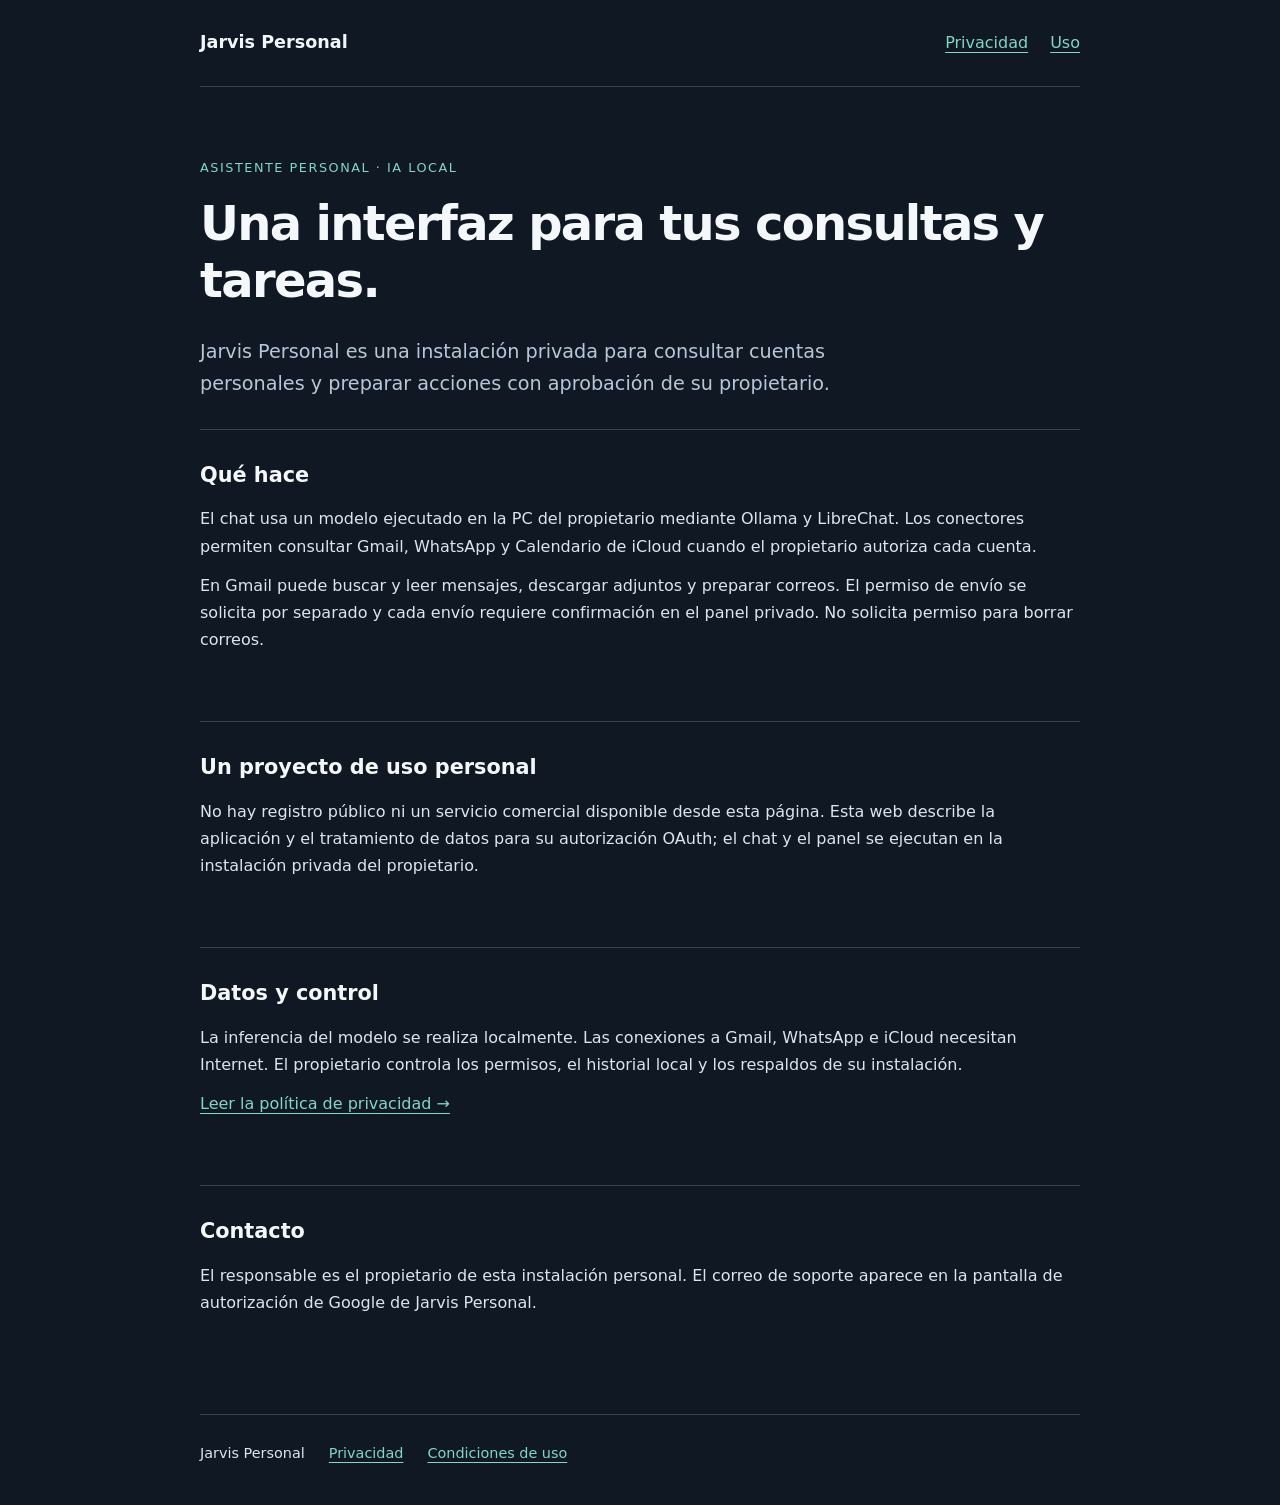
<file: index.html>
<!doctype html>
<html lang="es"><head><meta charset="utf-8"><meta name="viewport" content="width=device-width,initial-scale=1"><title>Jarvis Personal</title><meta name="description" content="Asistente personal de uso privado con IA local y conexiones autorizadas a cuentas personales."><link rel="stylesheet" href="style.css"></head>
<body><header><a class="brand" href="index.html">Jarvis Personal</a><nav aria-label="Información"><a href="privacy.html">Privacidad</a><a href="terms.html">Uso</a></nav></header>
<main><p class="eyebrow">Asistente personal · IA local</p><h1>Una interfaz para tus consultas y tareas.</h1><p class="intro">Jarvis Personal es una instalación privada para consultar cuentas personales y preparar acciones con aprobación de su propietario.</p>
<section><h2>Qué hace</h2><p>El chat usa un modelo ejecutado en la PC del propietario mediante Ollama y LibreChat. Los conectores permiten consultar Gmail, WhatsApp y Calendario de iCloud cuando el propietario autoriza cada cuenta.</p><p>En Gmail puede buscar y leer mensajes, descargar adjuntos y preparar correos. El permiso de envío se solicita por separado y cada envío requiere confirmación en el panel privado. No solicita permiso para borrar correos.</p></section>
<section><h2>Un proyecto de uso personal</h2><p>No hay registro público ni un servicio comercial disponible desde esta página. Esta web describe la aplicación y el tratamiento de datos para su autorización OAuth; el chat y el panel se ejecutan en la instalación privada del propietario.</p></section>
<section><h2>Datos y control</h2><p>La inferencia del modelo se realiza localmente. Las conexiones a Gmail, WhatsApp e iCloud necesitan Internet. El propietario controla los permisos, el historial local y los respaldos de su instalación.</p><p><a href="privacy.html">Leer la política de privacidad →</a></p></section>
<section><h2>Contacto</h2><p>El responsable es el propietario de esta instalación personal. El correo de soporte aparece en la pantalla de autorización de Google de Jarvis Personal.</p></section></main>
<footer><span>Jarvis Personal</span><a href="privacy.html">Privacidad</a><a href="terms.html">Condiciones de uso</a></footer></body></html>
</file>
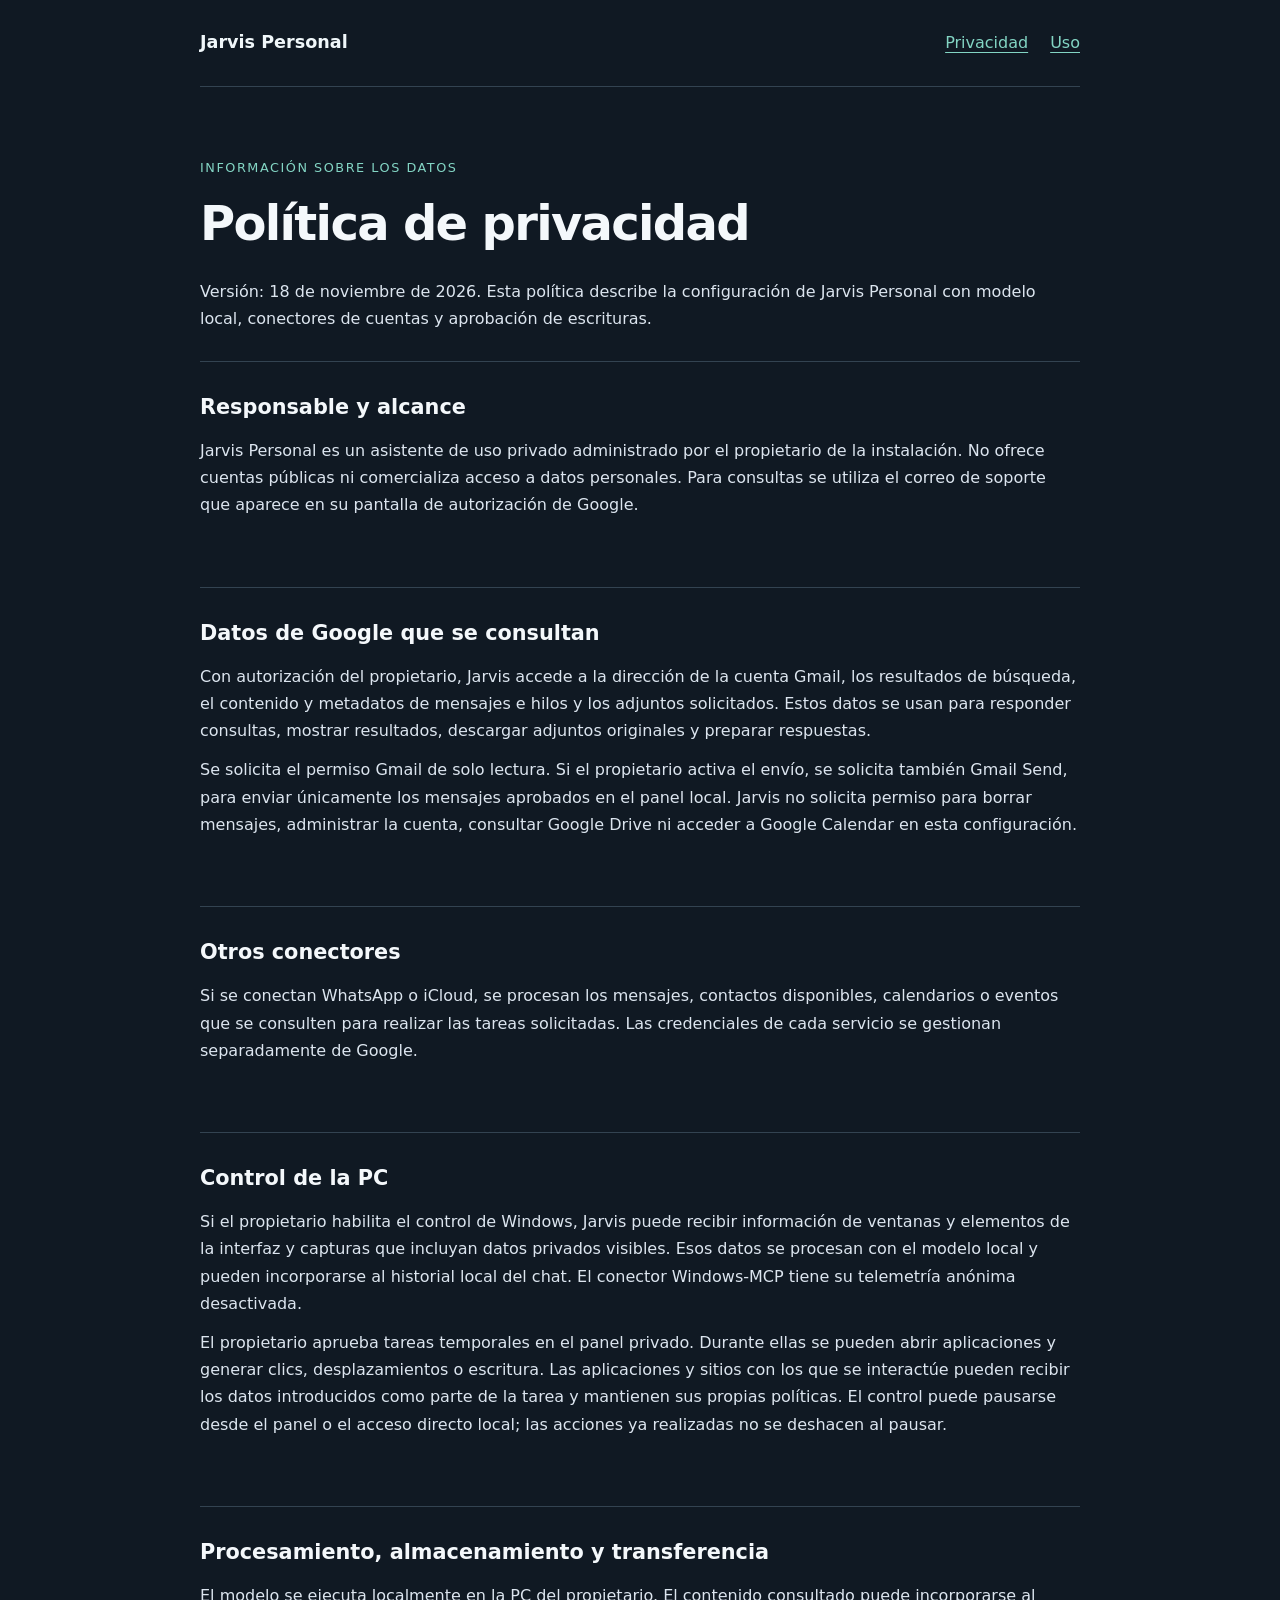
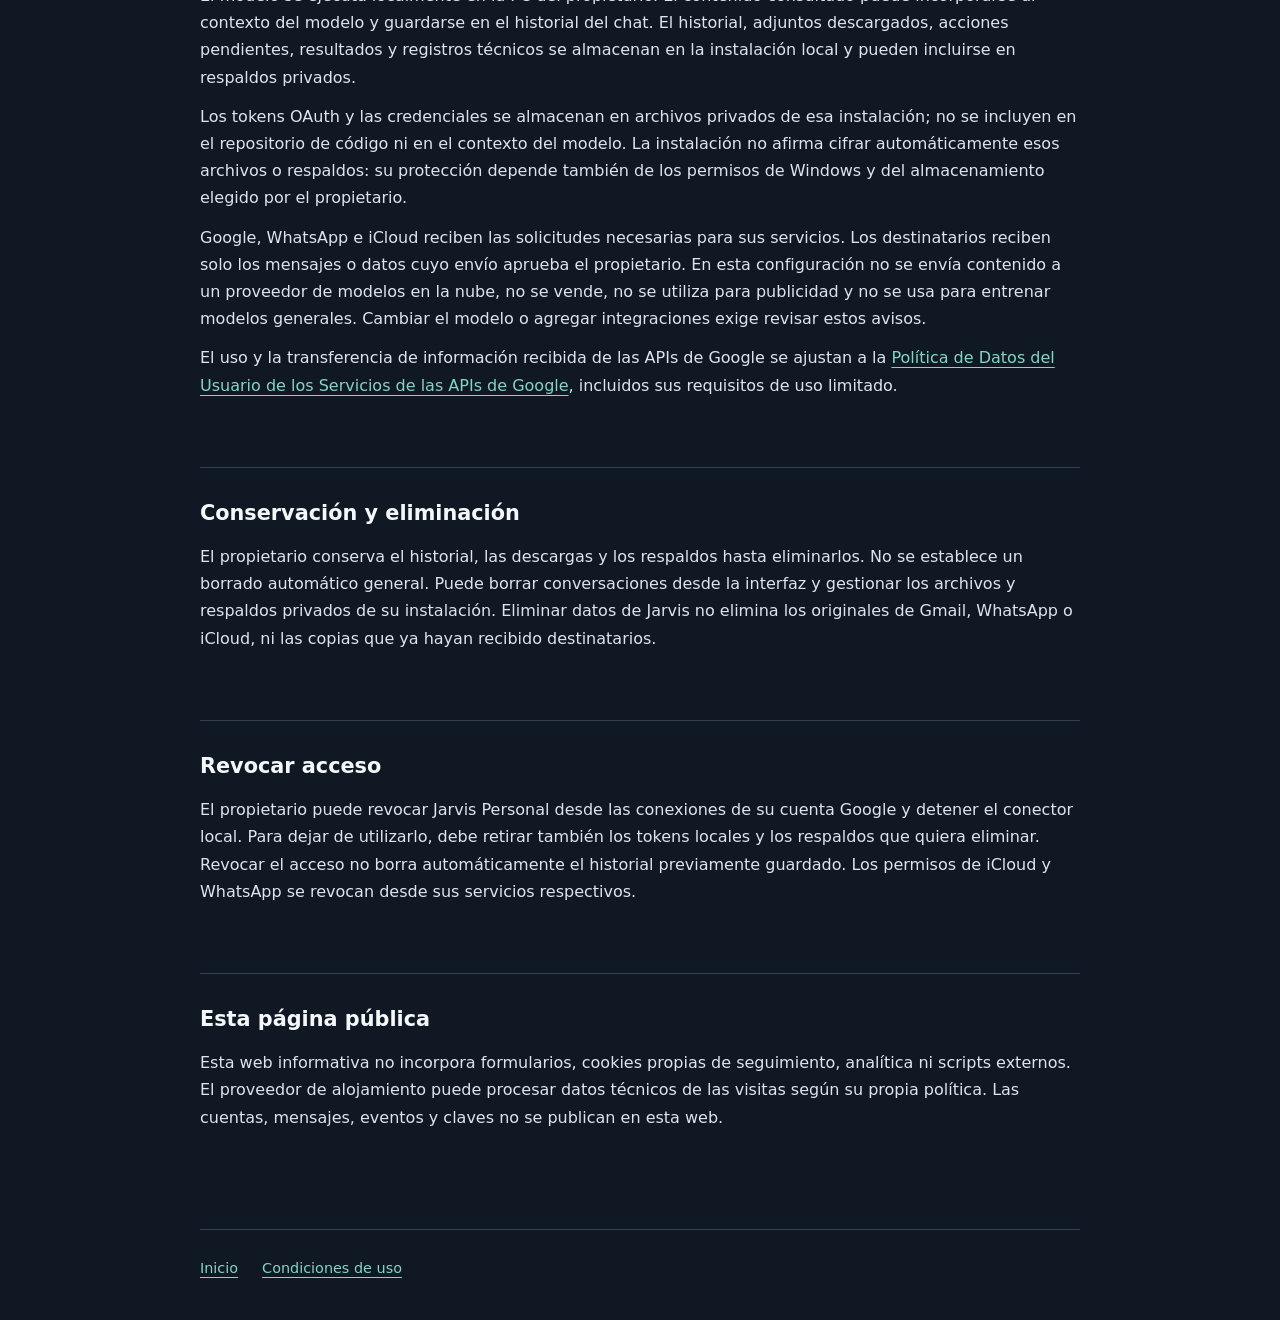
<file: privacy.html>
<!doctype html>
<html lang="es"><head><meta charset="utf-8"><meta name="viewport" content="width=device-width,initial-scale=1"><title>Privacidad · Jarvis Personal</title><link rel="stylesheet" href="style.css"></head><body>
<header><a class="brand" href="index.html">Jarvis Personal</a><nav aria-label="Información"><a aria-current="page" href="privacy.html">Privacidad</a><a href="terms.html">Uso</a></nav></header>
<main><p class="eyebrow">Información sobre los datos</p><h1>Política de privacidad</h1><p>Versión: 18 de noviembre de 2026. Esta política describe la configuración de Jarvis Personal con modelo local, conectores de cuentas y aprobación de escrituras.</p>
<section><h2>Responsable y alcance</h2><p>Jarvis Personal es un asistente de uso privado administrado por el propietario de la instalación. No ofrece cuentas públicas ni comercializa acceso a datos personales. Para consultas se utiliza el correo de soporte que aparece en su pantalla de autorización de Google.</p></section>
<section><h2>Datos de Google que se consultan</h2><p>Con autorización del propietario, Jarvis accede a la dirección de la cuenta Gmail, los resultados de búsqueda, el contenido y metadatos de mensajes e hilos y los adjuntos solicitados. Estos datos se usan para responder consultas, mostrar resultados, descargar adjuntos originales y preparar respuestas.</p><p>Se solicita el permiso Gmail de solo lectura. Si el propietario activa el envío, se solicita también Gmail Send, para enviar únicamente los mensajes aprobados en el panel local. Jarvis no solicita permiso para borrar mensajes, administrar la cuenta, consultar Google Drive ni acceder a Google Calendar en esta configuración.</p></section>
<section><h2>Otros conectores</h2><p>Si se conectan WhatsApp o iCloud, se procesan los mensajes, contactos disponibles, calendarios o eventos que se consulten para realizar las tareas solicitadas. Las credenciales de cada servicio se gestionan separadamente de Google.</p></section>
<section><h2>Control de la PC</h2><p>Si el propietario habilita el control de Windows, Jarvis puede recibir información de ventanas y elementos de la interfaz y capturas que incluyan datos privados visibles. Esos datos se procesan con el modelo local y pueden incorporarse al historial local del chat. El conector Windows-MCP tiene su telemetría anónima desactivada.</p><p>El propietario aprueba tareas temporales en el panel privado. Durante ellas se pueden abrir aplicaciones y generar clics, desplazamientos o escritura. Las aplicaciones y sitios con los que se interactúe pueden recibir los datos introducidos como parte de la tarea y mantienen sus propias políticas. El control puede pausarse desde el panel o el acceso directo local; las acciones ya realizadas no se deshacen al pausar.</p></section>
<section><h2>Procesamiento, almacenamiento y transferencia</h2><p>El modelo se ejecuta localmente en la PC del propietario. El contenido consultado puede incorporarse al contexto del modelo y guardarse en el historial del chat. El historial, adjuntos descargados, acciones pendientes, resultados y registros técnicos se almacenan en la instalación local y pueden incluirse en respaldos privados.</p><p>Los tokens OAuth y las credenciales se almacenan en archivos privados de esa instalación; no se incluyen en el repositorio de código ni en el contexto del modelo. La instalación no afirma cifrar automáticamente esos archivos o respaldos: su protección depende también de los permisos de Windows y del almacenamiento elegido por el propietario.</p><p>Google, WhatsApp e iCloud reciben las solicitudes necesarias para sus servicios. Los destinatarios reciben solo los mensajes o datos cuyo envío aprueba el propietario. En esta configuración no se envía contenido a un proveedor de modelos en la nube, no se vende, no se utiliza para publicidad y no se usa para entrenar modelos generales. Cambiar el modelo o agregar integraciones exige revisar estos avisos.</p><p>El uso y la transferencia de información recibida de las APIs de Google se ajustan a la <a href="https://developers.google.com/terms/api-services-user-data-policy">Política de Datos del Usuario de los Servicios de las APIs de Google</a>, incluidos sus requisitos de uso limitado.</p></section>
<section><h2>Conservación y eliminación</h2><p>El propietario conserva el historial, las descargas y los respaldos hasta eliminarlos. No se establece un borrado automático general. Puede borrar conversaciones desde la interfaz y gestionar los archivos y respaldos privados de su instalación. Eliminar datos de Jarvis no elimina los originales de Gmail, WhatsApp o iCloud, ni las copias que ya hayan recibido destinatarios.</p></section>
<section><h2>Revocar acceso</h2><p>El propietario puede revocar Jarvis Personal desde las conexiones de su cuenta Google y detener el conector local. Para dejar de utilizarlo, debe retirar también los tokens locales y los respaldos que quiera eliminar. Revocar el acceso no borra automáticamente el historial previamente guardado. Los permisos de iCloud y WhatsApp se revocan desde sus servicios respectivos.</p></section>
<section><h2>Esta página pública</h2><p>Esta web informativa no incorpora formularios, cookies propias de seguimiento, analítica ni scripts externos. El proveedor de alojamiento puede procesar datos técnicos de las visitas según su propia política. Las cuentas, mensajes, eventos y claves no se publican en esta web.</p></section></main>
<footer><a href="index.html">Inicio</a><a href="terms.html">Condiciones de uso</a></footer></body></html>
</file>
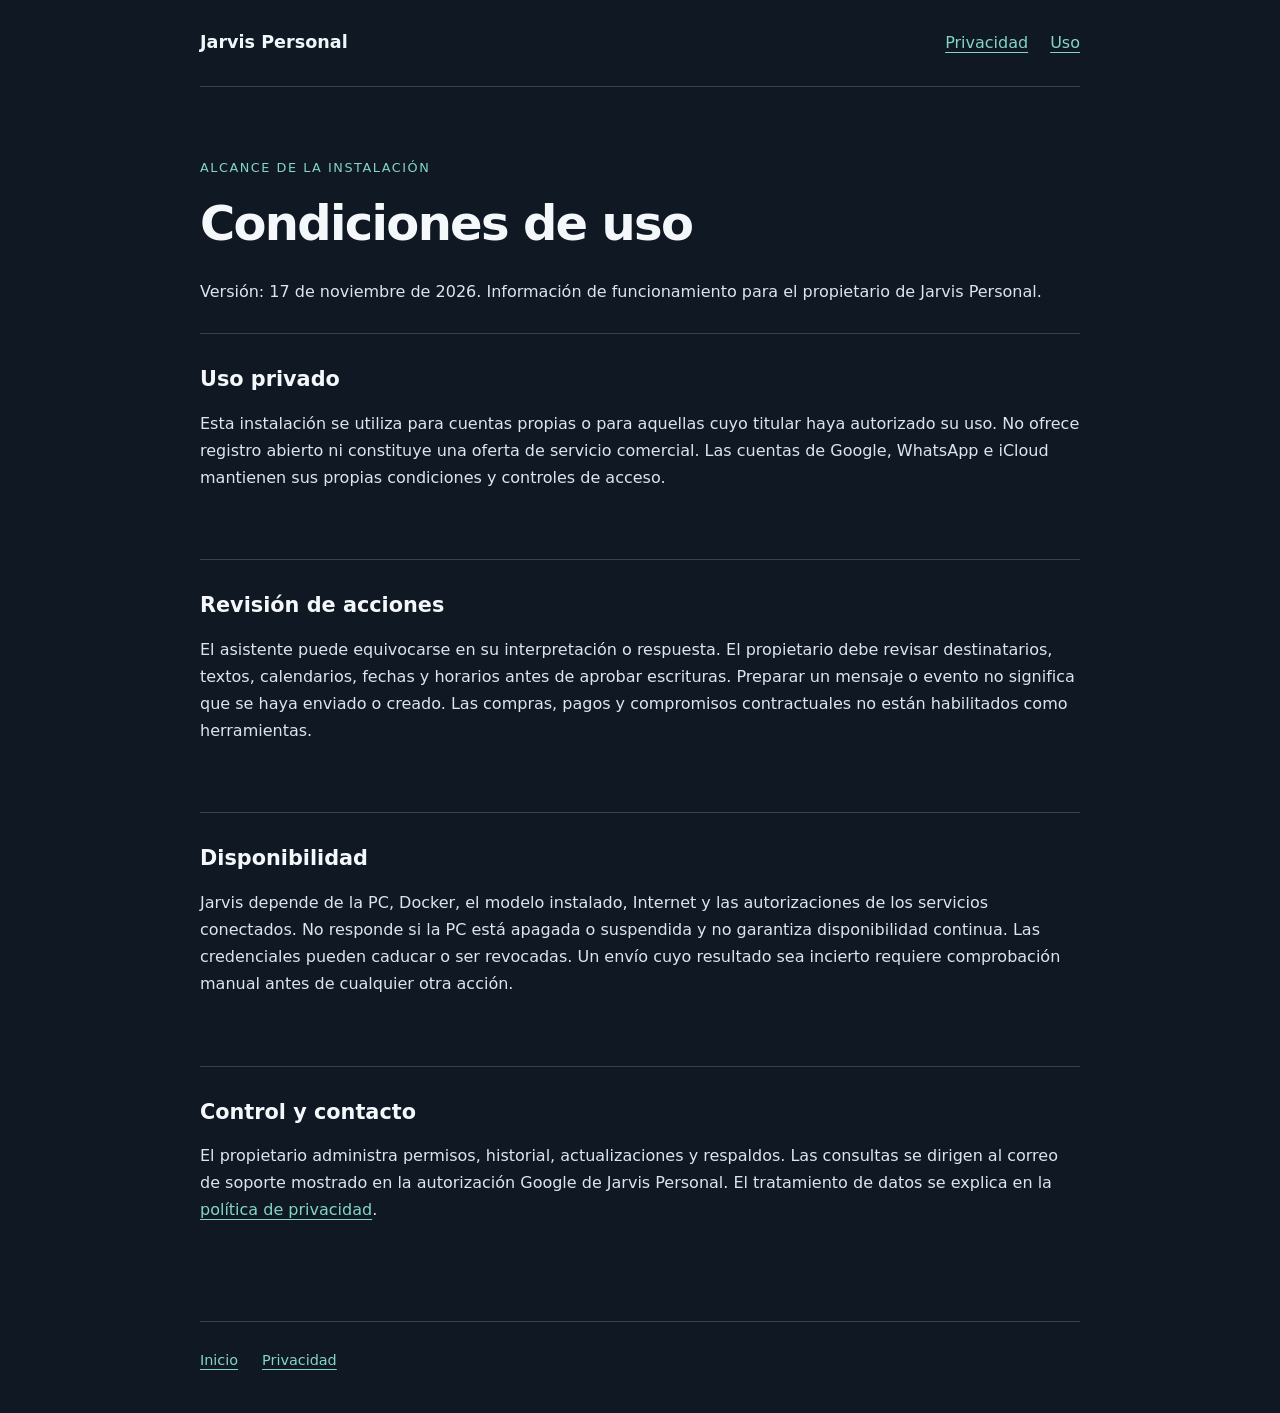
<file: terms.html>
<!doctype html>
<html lang="es"><head><meta charset="utf-8"><meta name="viewport" content="width=device-width,initial-scale=1"><title>Uso · Jarvis Personal</title><link rel="stylesheet" href="style.css"></head><body>
<header><a class="brand" href="index.html">Jarvis Personal</a><nav aria-label="Información"><a href="privacy.html">Privacidad</a><a aria-current="page" href="terms.html">Uso</a></nav></header>
<main><p class="eyebrow">Alcance de la instalación</p><h1>Condiciones de uso</h1><p>Versión: 17 de noviembre de 2026. Información de funcionamiento para el propietario de Jarvis Personal.</p>
<section><h2>Uso privado</h2><p>Esta instalación se utiliza para cuentas propias o para aquellas cuyo titular haya autorizado su uso. No ofrece registro abierto ni constituye una oferta de servicio comercial. Las cuentas de Google, WhatsApp e iCloud mantienen sus propias condiciones y controles de acceso.</p></section>
<section><h2>Revisión de acciones</h2><p>El asistente puede equivocarse en su interpretación o respuesta. El propietario debe revisar destinatarios, textos, calendarios, fechas y horarios antes de aprobar escrituras. Preparar un mensaje o evento no significa que se haya enviado o creado. Las compras, pagos y compromisos contractuales no están habilitados como herramientas.</p></section>
<section><h2>Disponibilidad</h2><p>Jarvis depende de la PC, Docker, el modelo instalado, Internet y las autorizaciones de los servicios conectados. No responde si la PC está apagada o suspendida y no garantiza disponibilidad continua. Las credenciales pueden caducar o ser revocadas. Un envío cuyo resultado sea incierto requiere comprobación manual antes de cualquier otra acción.</p></section>
<section><h2>Control y contacto</h2><p>El propietario administra permisos, historial, actualizaciones y respaldos. Las consultas se dirigen al correo de soporte mostrado en la autorización Google de Jarvis Personal. El tratamiento de datos se explica en la <a href="privacy.html">política de privacidad</a>.</p></section></main>
<footer><a href="index.html">Inicio</a><a href="privacy.html">Privacidad</a></footer></body></html>
</file>
<file: style.css>
:root{font-family:system-ui,-apple-system,"Segoe UI",sans-serif;color:#dce5ef;background:#101923;color-scheme:dark}*{box-sizing:border-box}body{margin:0;line-height:1.7}header,main,footer{width:min(880px,calc(100% - 40px));margin:auto}header{display:flex;justify-content:space-between;align-items:center;padding:28px 0;border-bottom:1px solid #334351;gap:20px}a{color:#83d5c4;text-underline-offset:4px}.brand{color:#f0f7fa;font-size:1.1rem;font-weight:700;text-decoration:none}nav{display:flex;gap:22px}main{padding:58px 0}.eyebrow{color:#83d5c4;font-size:.8rem;letter-spacing:.12em;text-transform:uppercase}h1{font-size:clamp(2rem,5vw,3rem);line-height:1.2;letter-spacing:-.035em;color:#f4f8fb;margin:16px 0 26px}h2{font-size:1.3rem;color:#f4f8fb;margin:0 0 12px}.intro{font-size:1.2rem;max-width:700px;color:#b7c7d7}section{padding:28px 0;border-top:1px solid #334351;margin-top:28px}p{margin:12px 0}footer{display:flex;flex-wrap:wrap;gap:24px;border-top:1px solid #334351;padding:26px 0 40px;font-size:.9rem}@media(max-width:480px){header{align-items:flex-start;flex-direction:column;gap:10px}main{padding:36px 0}}
</file>
